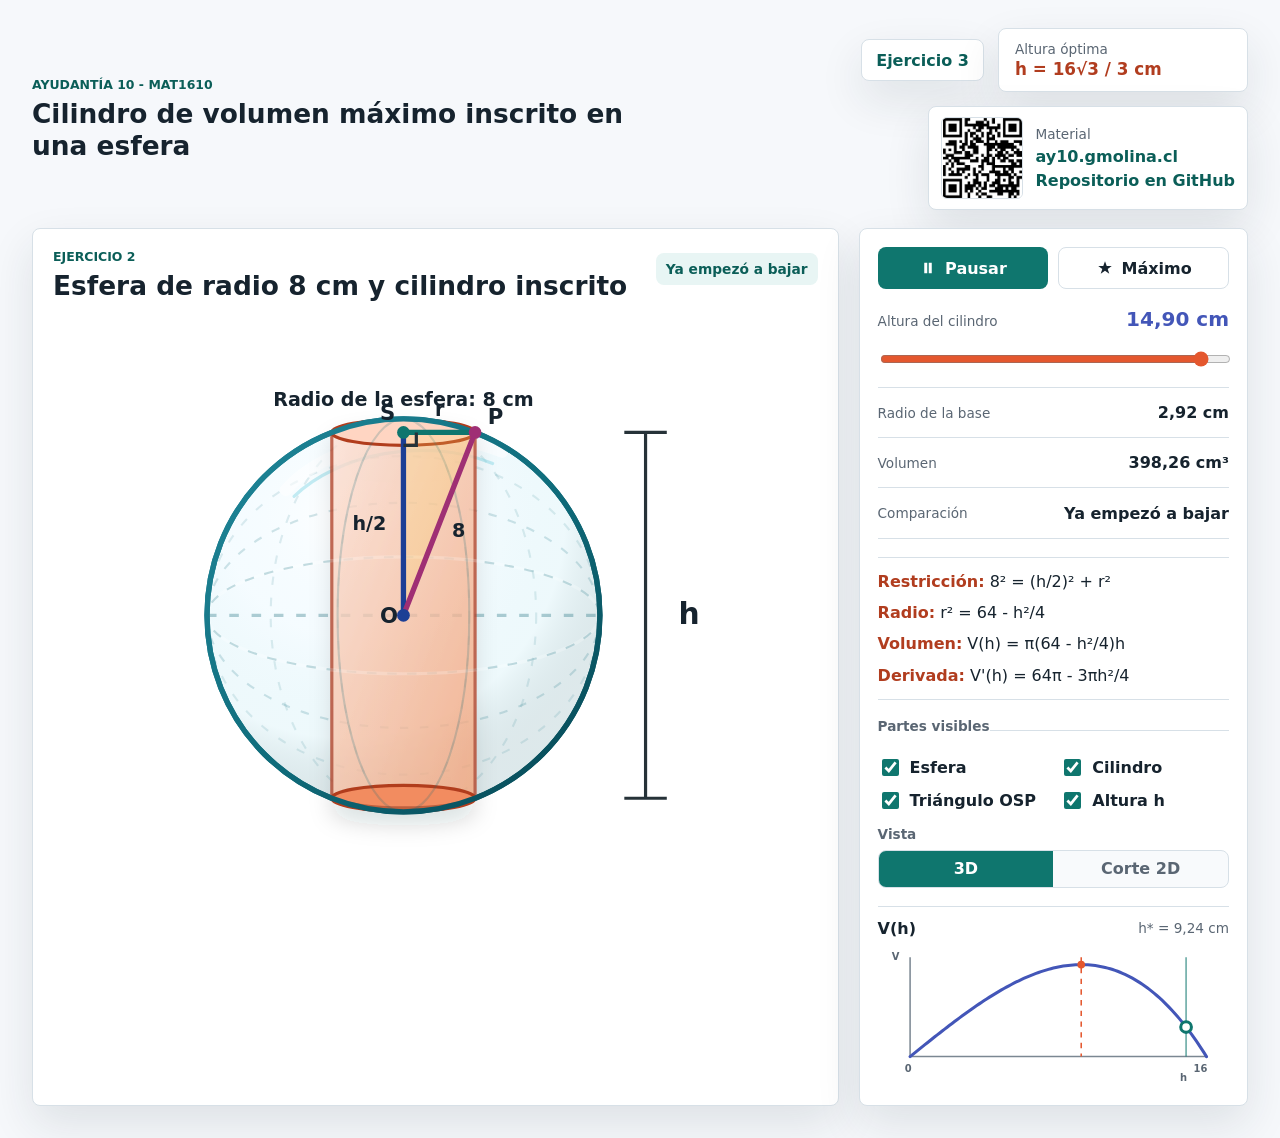
<file: index.html>
<!doctype html>
<html lang="es">
  <head>
    <meta charset="utf-8">
    <meta name="viewport" content="width=device-width, initial-scale=1">
    <title>Ejercicio 2 | Cilindro inscrito en esfera</title>
    <link rel="stylesheet" href="styles.css?v=20260512-fix1">
  </head>
  <body>
    <header class="topbar">
      <div>
        <p class="eyebrow">Ayudant&iacute;a 10 - MAT1610</p>
        <h1>Cilindro de volumen m&aacute;ximo inscrito en una esfera</h1>
      </div>
      <div class="topbar-actions">
        <a class="nav-link" href="ejercicio3.html">Ejercicio 3</a>
        <div class="answer-pill">
          <span>Altura &oacute;ptima</span>
          <strong>h = 16&radic;3 / 3 cm</strong>
        </div>
      </div>
    </header>

    <main class="layout">
      <section class="surface stage" aria-labelledby="diagram-title">
        <div class="section-head">
          <div>
            <p class="eyebrow">Ejercicio 2</p>
            <h2 id="diagram-title">Esfera de radio 8 cm y cilindro inscrito</h2>
          </div>
          <p id="motion-state" class="state-label">Explorando alturas</p>
        </div>

        <svg id="diagram" viewBox="0 0 720 560" role="img" aria-label="Diagrama animado de un cilindro inscrito en una esfera de radio 8 centimetros">
          <defs>
            <radialGradient id="sphereFill" cx="35%" cy="25%" r="72%">
              <stop offset="0" stop-color="#ffffff" stop-opacity="0.92"></stop>
              <stop offset="0.42" stop-color="#e9f8ff" stop-opacity="0.46"></stop>
              <stop offset="0.78" stop-color="#bde8f2" stop-opacity="0.26"></stop>
              <stop offset="1" stop-color="#0f6070" stop-opacity="0.14"></stop>
            </radialGradient>
            <linearGradient id="sphereRim" x1="0" x2="1" y1="0" y2="1">
              <stop offset="0" stop-color="#21889b"></stop>
              <stop offset="0.52" stop-color="#0f6c7b"></stop>
              <stop offset="1" stop-color="#064653"></stop>
            </linearGradient>
            <clipPath id="sphereClip">
              <circle cx="330" cy="280" r="185"></circle>
            </clipPath>
            <linearGradient id="cylinderFill" x1="0" x2="1" y1="0" y2="1">
              <stop offset="0" stop-color="#ffe1d4"></stop>
              <stop offset="1" stop-color="#f5a377"></stop>
            </linearGradient>
            <filter id="softShadow" x="-20%" y="-20%" width="140%" height="140%">
              <feDropShadow dx="0" dy="12" stdDeviation="10" flood-color="#123" flood-opacity="0.14"></feDropShadow>
            </filter>
          </defs>

          <g class="part-sphere">
            <circle id="sphere" cx="330" cy="280" r="185" fill="url(#sphereFill)" stroke="url(#sphereRim)" stroke-width="5"></circle>
            <g class="sphere-3d-detail" clip-path="url(#sphereClip)">
              <ellipse cx="330" cy="280" rx="185" ry="55" fill="none" stroke="#0f6c7b" stroke-width="2" stroke-dasharray="9 10" opacity="0.3"></ellipse>
              <ellipse cx="330" cy="280" rx="185" ry="106" fill="none" stroke="#0f6c7b" stroke-width="2" stroke-dasharray="8 11" opacity="0.18"></ellipse>
              <ellipse cx="330" cy="280" rx="185" ry="150" fill="none" stroke="#0f6c7b" stroke-width="2" stroke-dasharray="8 12" opacity="0.12"></ellipse>
              <ellipse cx="330" cy="280" rx="62" ry="185" fill="none" stroke="#0f6c7b" stroke-width="2" stroke-dasharray="8 12" opacity="0.18"></ellipse>
              <ellipse cx="330" cy="280" rx="125" ry="185" fill="none" stroke="#0f6c7b" stroke-width="2" stroke-dasharray="8 12" opacity="0.12"></ellipse>
              <path d="M219 162 C260 116 353 98 423 126" fill="none" stroke="#ffffff" stroke-width="11" stroke-linecap="round" opacity="0.58"></path>
              <path d="M227 168 C268 128 351 111 414 137" fill="none" stroke="#87d7e5" stroke-width="3" stroke-linecap="round" opacity="0.48"></path>
            </g>
            <line id="equator" class="sphere-3d-detail" x1="145" y1="280" x2="515" y2="280" stroke="#176b7a" stroke-width="3" stroke-dasharray="9 12" opacity="0.32"></line>
            <text x="330" y="83" class="svg-title">Radio de la esfera: 8 cm</text>
          </g>

          <g class="part-cylinder" filter="url(#softShadow)">
            <rect id="cylinder-wall" x="235" y="180" width="190" height="200" rx="4" fill="url(#cylinderFill)" opacity="0.76" stroke="#b13d1f" stroke-width="3"></rect>
            <ellipse id="cylinder-top" cx="330" cy="180" rx="95" ry="24" fill="#ffd5c2" stroke="#b13d1f" stroke-width="3"></ellipse>
            <ellipse id="cylinder-bottom" cx="330" cy="380" rx="95" ry="24" fill="#f28c61" stroke="#b13d1f" stroke-width="3"></ellipse>
            <path id="cylinder-front" d="" fill="none" stroke="#7e2b16" stroke-width="3" opacity="0.45"></path>
          </g>

          <g class="part-sphere-front" pointer-events="none">
            <g class="sphere-3d-detail" clip-path="url(#sphereClip)">
              <path d="M145 280 A185 185 0 0 1 515 280" fill="none" stroke="#0f6c7b" stroke-width="3" opacity="0.36"></path>
              <path d="M165 196 A185 185 0 0 1 495 196" fill="none" stroke="#ffffff" stroke-width="4" stroke-linecap="round" opacity="0.38"></path>
              <ellipse cx="330" cy="280" rx="185" ry="55" fill="none" stroke="#ffffff" stroke-width="3" opacity="0.22"></ellipse>
              <ellipse cx="330" cy="280" rx="62" ry="185" fill="none" stroke="#0f6c7b" stroke-width="2" opacity="0.2"></ellipse>
            </g>
            <circle cx="330" cy="280" r="185" fill="none" stroke="url(#sphereRim)" stroke-width="5"></circle>
          </g>

          <g class="part-triangle">
            <polygon id="right-triangle-fill" points="" fill="#f8d25c" opacity="0.22"></polygon>
            <line id="line-os" x1="330" y1="280" x2="330" y2="180" stroke="#1c3f95" stroke-width="5" stroke-linecap="round"></line>
            <line id="line-sp" x1="330" y1="180" x2="425" y2="180" stroke="#0f766e" stroke-width="5" stroke-linecap="round"></line>
            <line id="line-op" x1="330" y1="280" x2="425" y2="180" stroke="#9f2f74" stroke-width="5" stroke-linecap="round"></line>
            <path id="right-angle" d="" fill="none" stroke="#263238" stroke-width="3"></path>
            <circle id="point-o" cx="330" cy="280" r="6" fill="#1c3f95"></circle>
            <circle id="point-s" cx="330" cy="180" r="6" fill="#0f766e"></circle>
            <circle id="point-p" cx="425" cy="180" r="6" fill="#9f2f74"></circle>
            <text id="label-o" class="point-label" x="309" y="286">O</text>
            <text id="label-s" class="point-label" x="309" y="170">S</text>
            <text id="label-p" class="point-label" x="437" y="174">P</text>
            <text id="label-h2" class="measure-label" x="286" y="232">h/2</text>
            <text id="label-r" class="measure-label" x="370" y="165">r</text>
            <text id="label-radius" class="measure-label radius-label" x="378" y="245">8</text>
          </g>

          <g class="part-height">
            <line id="height-guide" x1="558" y1="180" x2="558" y2="380" stroke="#263238" stroke-width="3"></line>
            <line id="height-top-tick" x1="538" y1="180" x2="578" y2="180" stroke="#263238" stroke-width="3"></line>
            <line id="height-bottom-tick" x1="538" y1="380" x2="578" y2="380" stroke="#263238" stroke-width="3"></line>
            <text id="label-height" x="590" y="286" class="height-label">h</text>
          </g>
        </svg>
      </section>

      <aside class="surface controls" aria-label="Controles de la animacion">
        <div class="control-row">
          <button id="play-toggle" class="primary-button" type="button" aria-pressed="true">
            <svg class="icon play-icon" viewBox="0 0 24 24" aria-hidden="true">
              <path d="M8 5v14l11-7z"></path>
            </svg>
            <svg class="icon pause-icon" viewBox="0 0 24 24" aria-hidden="true">
              <path d="M7 5h4v14H7zM13 5h4v14h-4z"></path>
            </svg>
            <span id="play-label">Pausar</span>
          </button>
          <button id="max-button" class="ghost-button" type="button">
            <svg class="icon" viewBox="0 0 24 24" aria-hidden="true">
              <path d="M12 3l2.3 6.3H21l-5.4 3.9 2.1 6.5L12 15.6 6.3 19.7l2.1-6.5L3 9.3h6.7z"></path>
            </svg>
            M&aacute;ximo
          </button>
        </div>

        <label class="slider-block" for="height-slider">
          <span>Altura del cilindro</span>
          <strong id="height-value">9.24 cm</strong>
        </label>
        <input id="height-slider" type="range" min="0.2" max="15.95" step="0.01" value="9.24" aria-label="Altura del cilindro">

        <div class="metric-list" aria-live="polite">
          <div>
            <span>Radio de la base</span>
            <strong id="radius-value">6.53 cm</strong>
          </div>
          <div>
            <span>Volumen</span>
            <strong id="volume-value">1238.23 cm&sup3;</strong>
          </div>
          <div>
            <span>Comparaci&oacute;n</span>
            <strong id="comparison-value">Volumen m&aacute;ximo</strong>
          </div>
        </div>

        <div class="formula-panel">
          <p><strong>Restricci&oacute;n:</strong> 8&sup2; = (h/2)&sup2; + r&sup2;</p>
          <p><strong>Radio:</strong> r&sup2; = 64 - h&sup2;/4</p>
          <p><strong>Volumen:</strong> V(h) = &pi;(64 - h&sup2;/4)h</p>
          <p><strong>Derivada:</strong> V'(h) = 64&pi; - 3&pi;h&sup2;/4</p>
        </div>

        <fieldset class="part-toggles">
          <legend>Partes visibles</legend>
          <label><input type="checkbox" data-part="sphere" checked> Esfera</label>
          <label><input type="checkbox" data-part="cylinder" checked> Cilindro</label>
          <label><input type="checkbox" data-part="triangle" checked> Tri&aacute;ngulo OSP</label>
          <label><input type="checkbox" data-part="height" checked> Altura h</label>
          <div class="view-mode" aria-label="Modo de visualizacion">
            <span>Vista</span>
            <div class="segmented-control">
              <button id="view-3d" class="segment-button active" type="button" aria-pressed="true">3D</button>
              <button id="view-2d" class="segment-button" type="button" aria-pressed="false">Corte 2D</button>
            </div>
          </div>
        </fieldset>

        <div class="chart-wrap" aria-labelledby="chart-title">
          <div class="section-head compact">
            <h2 id="chart-title">V(h)</h2>
            <span id="max-value">h* = 9.24 cm</span>
          </div>
          <svg id="volume-chart" viewBox="0 0 460 190" role="img" aria-label="Grafico del volumen del cilindro segun su altura">
            <line x1="42" y1="150" x2="430" y2="150" class="axis"></line>
            <line x1="42" y1="20" x2="42" y2="150" class="axis"></line>
            <path id="volume-path" d="" class="volume-path"></path>
            <line id="opt-line" x1="0" y1="20" x2="0" y2="150" class="opt-line"></line>
            <line id="current-line" x1="0" y1="20" x2="0" y2="150" class="current-line"></line>
            <circle id="opt-dot" cx="0" cy="0" r="5" class="opt-dot"></circle>
            <circle id="current-dot" cx="0" cy="0" r="7" class="current-dot"></circle>
            <text x="35" y="170" class="chart-label">0</text>
            <text x="413" y="170" class="chart-label">16</text>
            <text x="18" y="24" class="chart-label">V</text>
            <text id="chart-h-label" x="0" y="182" class="chart-label">h</text>
          </svg>
        </div>

        <div class="resource-panel" aria-label="Recursos">
          <a class="qr-link" href="https://ay10.gmolina.cl" target="_blank" rel="noopener" aria-label="Abrir ay10.gmolina.cl">
            <img class="qr-code" src="qr.png?v=20260512-fix1" alt="QR a ay10.gmolina.cl">
          </a>
          <div class="resource-links">
            <span>Material</span>
            <a href="https://ay10.gmolina.cl" target="_blank" rel="noopener">ay10.gmolina.cl</a>
            <a href="https://github.com/gonzalomolinah/ayudantia-10" target="_blank" rel="noopener">Repositorio en GitHub</a>
          </div>
        </div>
      </aside>
    </main>

    <script src="script.js?v=20260512-fix1"></script>
  </body>
</html>
</file>
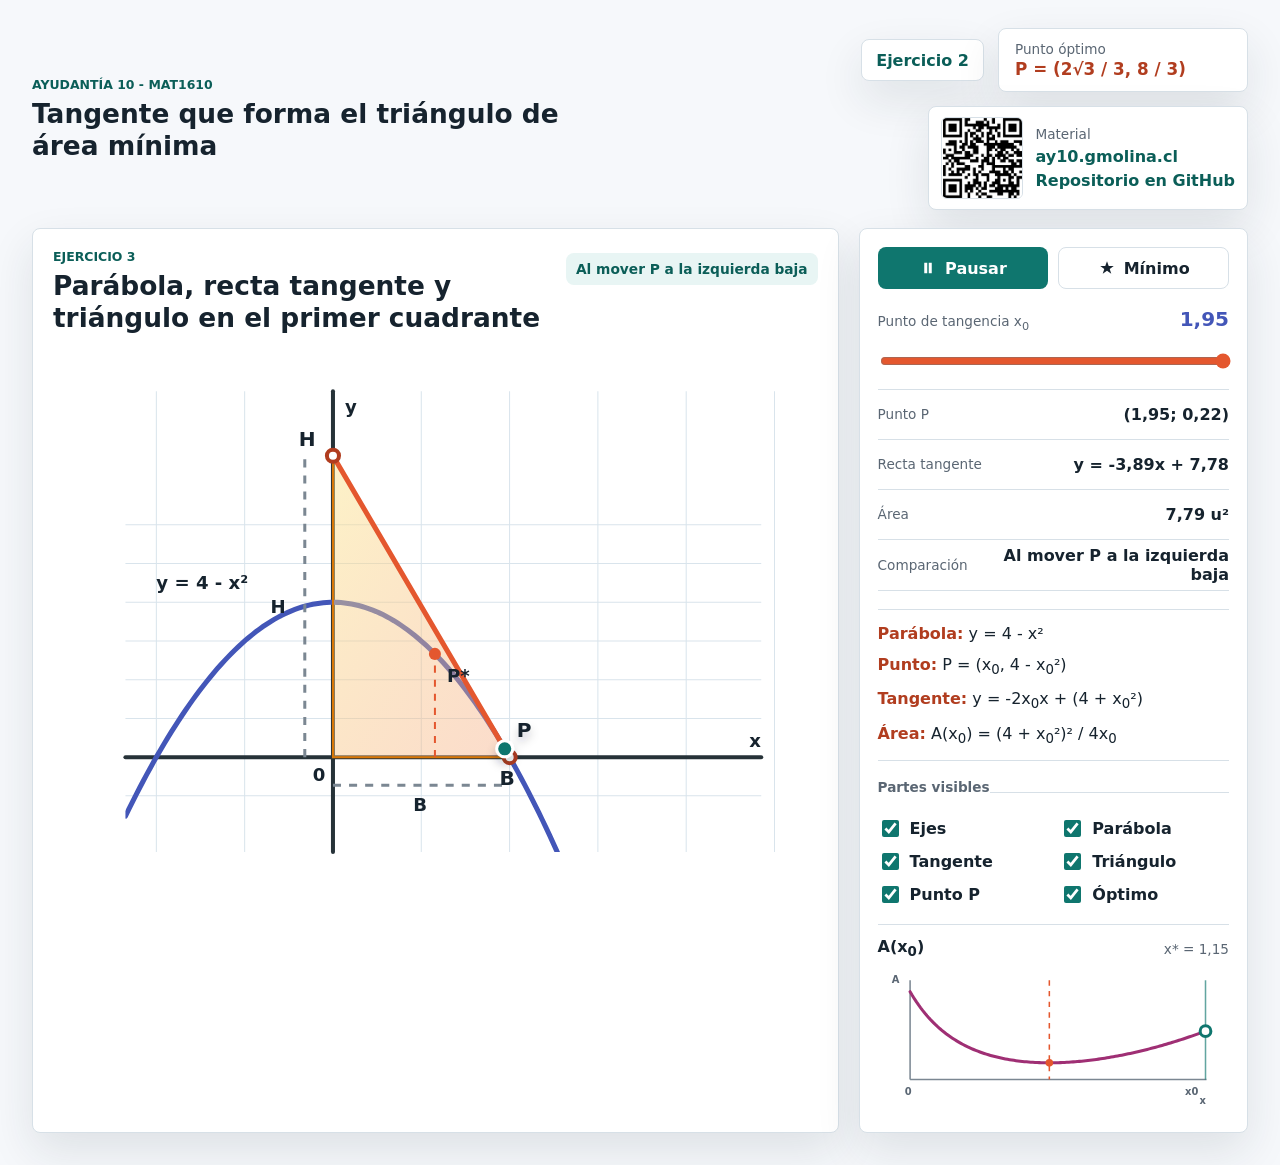
<file: ejercicio3.html>
<!doctype html>
<html lang="es">
  <head>
    <meta charset="utf-8">
    <meta name="viewport" content="width=device-width, initial-scale=1">
    <title>Ejercicio 3 | Tangente de area minima</title>
    <link rel="stylesheet" href="styles.css?v=20260512-fix1">
  </head>
  <body>
    <header class="topbar">
      <div>
        <p class="eyebrow">Ayudant&iacute;a 10 - MAT1610</p>
        <h1>Tangente que forma el tri&aacute;ngulo de &aacute;rea m&iacute;nima</h1>
      </div>
      <div class="topbar-actions">
        <a class="nav-link" href="index.html">Ejercicio 2</a>
        <div class="answer-pill">
          <span>Punto &oacute;ptimo</span>
          <strong>P = (2&radic;3 / 3, 8 / 3)</strong>
        </div>
        <div class="resource-panel" aria-label="Recursos">
          <a class="qr-link" href="https://ay10.gmolina.cl" target="_blank" rel="noopener" aria-label="Abrir ay10.gmolina.cl">
            <img class="qr-code" src="qr.png?v=20260512-fix1" alt="QR a ay10.gmolina.cl">
          </a>
          <div class="resource-links">
            <span>Material</span>
            <a href="https://ay10.gmolina.cl" target="_blank" rel="noopener">ay10.gmolina.cl</a>
            <a href="https://github.com/gonzalomolinah/ayudantia-10" target="_blank" rel="noopener">Repositorio en GitHub</a>
          </div>
        </div>
      </div>
    </header>

    <main class="layout">
      <section class="surface stage" aria-labelledby="diagram-title">
        <div class="section-head">
          <div>
            <p class="eyebrow">Ejercicio 3</p>
            <h2 id="diagram-title">Par&aacute;bola, recta tangente y tri&aacute;ngulo en el primer cuadrante</h2>
          </div>
          <p id="motion-state" class="state-label">Explorando tangentes</p>
        </div>

        <svg id="exercise3-diagram" class="math-diagram" viewBox="0 0 760 560" role="img" aria-label="Diagrama animado de la parabola y tangentes que forman triangulos con los ejes">
          <defs>
            <linearGradient id="triangleFill3" x1="0" x2="1" y1="0" y2="1">
              <stop offset="0" stop-color="#fbe58f" stop-opacity="0.5"></stop>
              <stop offset="1" stop-color="#f5a377" stop-opacity="0.38"></stop>
            </linearGradient>
            <filter id="pointShadow3" x="-40%" y="-40%" width="180%" height="180%">
              <feDropShadow dx="0" dy="6" stdDeviation="5" flood-color="#123" flood-opacity="0.22"></feDropShadow>
            </filter>
            <clipPath id="plotClip3">
              <rect x="72" y="42" width="632" height="458"></rect>
            </clipPath>
          </defs>

          <g class="part-grid">
            <path id="grid-lines" d="" class="grid-lines" fill="none" stroke="#d9e4ec" stroke-width="1"></path>
          </g>

          <g class="part-axes">
            <line id="axis-x" class="axis-line" x1="0" y1="0" x2="0" y2="0" stroke="#263238" stroke-width="4" stroke-linecap="round"></line>
            <line id="axis-y" class="axis-line" x1="0" y1="0" x2="0" y2="0" stroke="#263238" stroke-width="4" stroke-linecap="round"></line>
            <text id="axis-x-label" class="axis-label" x="0" y="0">x</text>
            <text id="axis-y-label" class="axis-label" x="0" y="0">y</text>
            <text id="origin-label" class="axis-label" x="0" y="0">0</text>
          </g>

          <g class="part-parabola">
            <path id="parabola-path" class="parabola-path" d="" fill="none" stroke="#4356b8" stroke-width="5" stroke-linecap="round" clip-path="url(#plotClip3)"></path>
            <text id="parabola-label" class="curve-label" x="0" y="0">y = 4 - x&sup2;</text>
          </g>

          <g class="part-triangle">
            <polygon id="area-triangle" points="" fill="url(#triangleFill3)" stroke="#d97706" stroke-width="2"></polygon>
            <line id="base-guide" class="measure-line" x1="0" y1="0" x2="0" y2="0" stroke="#7b8792" stroke-width="3" stroke-dasharray="8 8"></line>
            <line id="height-guide-3" class="measure-line" x1="0" y1="0" x2="0" y2="0" stroke="#7b8792" stroke-width="3" stroke-dasharray="8 8"></line>
            <text id="base-label" class="measure-label" x="0" y="0">B</text>
            <text id="height-label-3" class="measure-label" x="0" y="0">H</text>
          </g>

          <g class="part-tangent">
            <line id="tangent-line" class="tangent-line" x1="0" y1="0" x2="0" y2="0" stroke="#e4572e" stroke-width="5" stroke-linecap="round"></line>
            <circle id="x-intercept-dot" class="intercept-dot" cx="0" cy="0" r="6" fill="#fff" stroke="#b13d1f" stroke-width="4"></circle>
            <circle id="y-intercept-dot" class="intercept-dot" cx="0" cy="0" r="6" fill="#fff" stroke="#b13d1f" stroke-width="4"></circle>
            <text id="x-intercept-label" class="point-label" x="0" y="0">B</text>
            <text id="y-intercept-label" class="point-label" x="0" y="0">H</text>
          </g>

          <g class="part-point" filter="url(#pointShadow3)">
            <circle id="tangent-point" class="current-dot" cx="0" cy="0" r="8" fill="#0f766e" stroke="#fff" stroke-width="3"></circle>
            <text id="point-label-3" class="point-label" x="0" y="0">P</text>
          </g>

          <g class="part-optimum">
            <line id="optimum-guide" class="opt-line" x1="0" y1="0" x2="0" y2="0" stroke="#e4572e" stroke-width="2" stroke-dasharray="7 7"></line>
            <circle id="optimum-point" class="opt-dot" cx="0" cy="0" r="6" fill="#e4572e"></circle>
            <text id="optimum-label" class="curve-label" x="0" y="0">P*</text>
          </g>
        </svg>
      </section>

      <aside class="surface controls" aria-label="Controles de la animacion del ejercicio 3">
        <div class="control-row">
          <button id="play-toggle-3" class="primary-button" type="button" aria-pressed="true">
            <svg class="icon play-icon" viewBox="0 0 24 24" aria-hidden="true">
              <path d="M8 5v14l11-7z"></path>
            </svg>
            <svg class="icon pause-icon" viewBox="0 0 24 24" aria-hidden="true">
              <path d="M7 5h4v14H7zM13 5h4v14h-4z"></path>
            </svg>
            <span id="play-label-3">Pausar</span>
          </button>
          <button id="min-button" class="ghost-button" type="button">
            <svg class="icon" viewBox="0 0 24 24" aria-hidden="true">
              <path d="M12 3l2.3 6.3H21l-5.4 3.9 2.1 6.5L12 15.6 6.3 19.7l2.1-6.5L3 9.3h6.7z"></path>
            </svg>
            M&iacute;nimo
          </button>
        </div>

        <label class="slider-block" for="x-slider">
          <span>Punto de tangencia x<sub>0</sub></span>
          <strong id="x-value">1,15</strong>
        </label>
        <input id="x-slider" type="range" min="0.45" max="1.95" step="0.01" value="1.15" aria-label="Punto de tangencia x cero">

        <div class="metric-list" aria-live="polite">
          <div>
            <span>Punto P</span>
            <strong id="point-value">(1,15; 2,67)</strong>
          </div>
          <div>
            <span>Recta tangente</span>
            <strong id="line-value">y = -2,31x + 5,33</strong>
          </div>
          <div>
            <span>&Aacute;rea</span>
            <strong id="area-value">6,16 u&sup2;</strong>
          </div>
          <div>
            <span>Comparaci&oacute;n</span>
            <strong id="comparison-value-3">&Aacute;rea m&iacute;nima</strong>
          </div>
        </div>

        <div class="formula-panel">
          <p><strong>Par&aacute;bola:</strong> y = 4 - x&sup2;</p>
          <p><strong>Punto:</strong> P = (x<sub>0</sub>, 4 - x<sub>0</sub>&sup2;)</p>
          <p><strong>Tangente:</strong> y = -2x<sub>0</sub>x + (4 + x<sub>0</sub>&sup2;)</p>
          <p><strong>&Aacute;rea:</strong> A(x<sub>0</sub>) = (4 + x<sub>0</sub>&sup2;)&sup2; / 4x<sub>0</sub></p>
        </div>

        <fieldset class="part-toggles">
          <legend>Partes visibles</legend>
          <label><input type="checkbox" data-part="axes" checked> Ejes</label>
          <label><input type="checkbox" data-part="parabola" checked> Par&aacute;bola</label>
          <label><input type="checkbox" data-part="tangent" checked> Tangente</label>
          <label><input type="checkbox" data-part="triangle" checked> Tri&aacute;ngulo</label>
          <label><input type="checkbox" data-part="point" checked> Punto P</label>
          <label><input type="checkbox" data-part="optimum" checked> &Oacute;ptimo</label>
        </fieldset>

        <div class="chart-wrap" aria-labelledby="area-chart-title">
          <div class="section-head compact">
            <h2 id="area-chart-title">A(x<sub>0</sub>)</h2>
            <span id="min-value">x* = 1,15</span>
          </div>
          <svg id="area-chart" viewBox="0 0 460 190" role="img" aria-label="Grafico del area del triangulo segun el punto de tangencia">
            <line x1="42" y1="150" x2="430" y2="150" class="axis"></line>
            <line x1="42" y1="20" x2="42" y2="150" class="axis"></line>
            <path id="area-path" d="" class="area-path" fill="none" stroke="#9f2f74" stroke-width="4" stroke-linecap="round"></path>
            <line id="area-opt-line" x1="0" y1="20" x2="0" y2="150" class="opt-line" stroke="#e4572e" stroke-width="2" stroke-dasharray="7 7"></line>
            <line id="area-current-line" x1="0" y1="20" x2="0" y2="150" class="current-line" stroke="#0f766e" stroke-width="2" opacity="0.65"></line>
            <circle id="area-opt-dot" cx="0" cy="0" r="5" class="opt-dot" fill="#e4572e"></circle>
            <circle id="area-current-dot" cx="0" cy="0" r="7" class="current-dot" fill="#fff" stroke="#0f766e" stroke-width="4"></circle>
            <text x="35" y="170" class="chart-label">0</text>
            <text x="402" y="170" class="chart-label">x0</text>
            <text x="18" y="24" class="chart-label">A</text>
            <text id="chart-x-label" x="0" y="182" class="chart-label">x</text>
          </svg>
        </div>
      </aside>
    </main>

    <script src="ejercicio3.js?v=20260512-fix1"></script>
  </body>
</html>
</file>
<file: styles.css>
:root {
  --bg: #f6f8fb;
  --ink: #16232e;
  --muted: #5a6673;
  --line: #d7e0e7;
  --panel: #ffffff;
  --teal: #0f766e;
  --teal-dark: #0b5e58;
  --orange: #e4572e;
  --orange-dark: #b13d1f;
  --indigo: #4356b8;
  --magenta: #9f2f74;
  --yellow: #f8d25c;
  --shadow: 0 18px 45px rgba(25, 42, 58, 0.11);
}

* {
  box-sizing: border-box;
}

html {
  min-height: 100%;
}

body {
  min-height: 100%;
  margin: 0;
  background: var(--bg);
  color: var(--ink);
  font-family: Inter, ui-sans-serif, system-ui, -apple-system, BlinkMacSystemFont, "Segoe UI", sans-serif;
  letter-spacing: 0;
}

button,
input {
  font: inherit;
}

.topbar {
  display: flex;
  align-items: center;
  justify-content: space-between;
  gap: 24px;
  padding: 28px 32px 18px;
}

.topbar-actions {
  display: flex;
  align-items: center;
  justify-content: flex-end;
  gap: 14px;
  flex-wrap: wrap;
}

.nav-link {
  display: inline-flex;
  align-items: center;
  justify-content: center;
  min-height: 42px;
  padding: 0 14px;
  border: 1px solid var(--line);
  border-radius: 8px;
  background: #fff;
  color: var(--teal-dark);
  font-weight: 800;
  text-decoration: none;
  box-shadow: var(--shadow);
}

.nav-link:hover {
  border-color: #aab8c4;
  background: #f8fafc;
}

.topbar h1,
.section-head h2 {
  margin: 0;
  font-size: 1.65rem;
  line-height: 1.2;
  letter-spacing: 0;
}

.eyebrow {
  margin: 0 0 6px;
  color: var(--teal-dark);
  font-size: 0.78rem;
  font-weight: 800;
  letter-spacing: 0;
  text-transform: uppercase;
}

.answer-pill {
  display: grid;
  gap: 2px;
  min-width: 250px;
  padding: 12px 16px;
  border: 1px solid var(--line);
  border-radius: 8px;
  background: #fff;
  box-shadow: var(--shadow);
}

.answer-pill span,
.metric-list span,
.slider-block span,
.chart-wrap span,
.resource-links span {
  color: var(--muted);
  font-size: 0.85rem;
}

.answer-pill strong {
  color: var(--orange-dark);
  font-size: 1.05rem;
}

.layout {
  display: grid;
  grid-template-columns: minmax(0, 1.45fr) minmax(330px, 0.7fr);
  gap: 20px;
  padding: 0 32px 32px;
}

.surface {
  border: 1px solid var(--line);
  border-radius: 8px;
  background: var(--panel);
  box-shadow: var(--shadow);
}

.stage {
  min-width: 0;
  padding: 20px;
}

.section-head {
  display: flex;
  align-items: flex-start;
  justify-content: space-between;
  gap: 18px;
  margin-bottom: 16px;
}

.section-head.compact {
  align-items: center;
  margin-bottom: 4px;
}

.section-head.compact h2 {
  font-size: 1rem;
}

.state-label {
  margin: 4px 0 0;
  padding: 8px 10px;
  border-radius: 8px;
  background: #e8f5f4;
  color: var(--teal-dark);
  font-size: 0.86rem;
  font-weight: 800;
  white-space: nowrap;
}

#diagram {
  display: block;
  width: 100%;
  max-height: 720px;
  min-height: 430px;
}

.math-diagram {
  display: block;
  width: 100%;
  max-height: 720px;
  min-height: 430px;
}

.svg-title,
.point-label,
.measure-label,
.height-label,
.chart-label {
  fill: var(--ink);
  font-family: Inter, ui-sans-serif, system-ui, sans-serif;
  font-weight: 800;
  letter-spacing: 0;
}

.svg-title {
  font-size: 18px;
  text-anchor: middle;
}

.point-label {
  font-size: 20px;
}

.measure-label {
  font-size: 18px;
}

.height-label {
  font-size: 28px;
}

.part-sphere,
.part-sphere-front,
.part-cylinder,
.part-triangle,
.part-height,
.part-axes,
.part-parabola,
.part-tangent,
.part-point,
.part-optimum,
.part-grid {
  transition: opacity 160ms ease;
}

body.hide-sphere .part-sphere,
body.hide-sphere .part-sphere-front,
body.hide-cylinder .part-cylinder,
body.hide-triangle .part-triangle,
body.hide-height .part-height,
body.hide-axes .part-axes,
body.hide-axes .part-grid,
body.hide-parabola .part-parabola,
body.hide-tangent .part-tangent,
body.hide-point .part-point,
body.hide-optimum .part-optimum {
  opacity: 0.12;
}

.grid-lines {
  fill: none;
  stroke: #d9e4ec;
  stroke-width: 1;
}

.axis-line {
  stroke: #263238;
  stroke-width: 4;
  stroke-linecap: round;
}

.axis-label,
.curve-label {
  fill: var(--ink);
  font-family: Inter, ui-sans-serif, system-ui, sans-serif;
  font-size: 18px;
  font-weight: 800;
}

.parabola-path {
  fill: none;
  stroke: var(--indigo);
  stroke-width: 5;
  stroke-linecap: round;
}

.tangent-line {
  stroke: var(--orange);
  stroke-width: 5;
  stroke-linecap: round;
}

.measure-line {
  stroke: #7b8792;
  stroke-width: 3;
  stroke-dasharray: 8 8;
}

.intercept-dot {
  fill: #fff;
  stroke: var(--orange-dark);
  stroke-width: 4;
}

#tangent-point {
  fill: var(--teal);
  stroke: #fff;
  stroke-width: 3;
}

.controls {
  display: flex;
  flex-direction: column;
  gap: 18px;
  padding: 18px;
}

.control-row {
  display: grid;
  grid-template-columns: 1fr 1fr;
  gap: 10px;
}

button {
  display: inline-flex;
  align-items: center;
  justify-content: center;
  gap: 8px;
  min-height: 42px;
  border: 1px solid transparent;
  border-radius: 8px;
  cursor: pointer;
  font-weight: 800;
  letter-spacing: 0;
}

button:focus-visible,
input:focus-visible {
  outline: 3px solid rgba(67, 86, 184, 0.28);
  outline-offset: 2px;
}

.primary-button {
  background: var(--teal);
  color: #fff;
}

.primary-button:hover {
  background: var(--teal-dark);
}

.ghost-button {
  border-color: var(--line);
  background: #fff;
  color: var(--ink);
}

.ghost-button:hover {
  border-color: #aab8c4;
  background: #f8fafc;
}

.icon {
  width: 18px;
  height: 18px;
  fill: currentColor;
  flex: 0 0 auto;
}

.play-icon {
  display: none;
}

.primary-button[aria-pressed="false"] .play-icon {
  display: block;
}

.primary-button[aria-pressed="false"] .pause-icon {
  display: none;
}

.slider-block {
  display: flex;
  align-items: baseline;
  justify-content: space-between;
  gap: 14px;
}

.slider-block strong {
  color: var(--indigo);
  font-size: 1.25rem;
  white-space: nowrap;
}

input[type="range"] {
  width: 100%;
  accent-color: var(--orange);
  cursor: pointer;
}

.metric-list {
  display: grid;
  gap: 0;
  border-top: 1px solid var(--line);
  border-bottom: 1px solid var(--line);
}

.metric-list div {
  display: flex;
  align-items: center;
  justify-content: space-between;
  gap: 16px;
  min-height: 50px;
  border-bottom: 1px solid var(--line);
}

.metric-list div:last-child {
  border-bottom: 0;
}

.metric-list strong {
  text-align: right;
}

.formula-panel {
  display: grid;
  gap: 8px;
  padding: 12px 0;
  border-top: 1px solid var(--line);
  border-bottom: 1px solid var(--line);
}

.formula-panel p {
  margin: 0;
  line-height: 1.45;
}

.formula-panel strong {
  color: var(--orange-dark);
}

.part-toggles {
  display: grid;
  grid-template-columns: 1fr 1fr;
  gap: 10px 14px;
  margin: 0;
  padding: 12px 0 0;
  border: 0;
  border-top: 1px solid var(--line);
}

.part-toggles legend {
  padding: 0 0 10px;
  color: var(--muted);
  font-size: 0.85rem;
  font-weight: 800;
}

.part-toggles label {
  display: flex;
  align-items: center;
  gap: 8px;
  color: var(--ink);
  font-weight: 700;
}

.part-toggles input {
  width: 17px;
  height: 17px;
  accent-color: var(--teal);
}

.view-mode {
  display: grid;
  grid-column: 1 / -1;
  gap: 8px;
  padding-top: 4px;
}

.view-mode span {
  color: var(--muted);
  font-size: 0.85rem;
  font-weight: 800;
}

.segmented-control {
  display: grid;
  grid-template-columns: 1fr 1fr;
  overflow: hidden;
  border: 1px solid var(--line);
  border-radius: 8px;
  background: #f8fafc;
}

.segment-button {
  min-height: 36px;
  border: 0;
  border-radius: 0;
  background: transparent;
  color: var(--muted);
}

.segment-button.active {
  background: var(--teal);
  color: #fff;
}

body.sphere-2d #sphere {
  fill: #f7fdff;
  stroke: #176b7a;
  stroke-width: 5;
}

body.sphere-2d .sphere-3d-detail,
body.sphere-2d .part-sphere-front {
  opacity: 0;
}

body.cylinder-2d #cylinder-wall {
  fill: rgba(228, 87, 46, 0.2);
  stroke-width: 5;
  opacity: 0.86;
}

body.cylinder-2d #cylinder-top,
body.cylinder-2d #cylinder-bottom,
body.cylinder-2d #cylinder-front {
  opacity: 0;
}

.chart-wrap {
  padding-top: 12px;
  border-top: 1px solid var(--line);
}

.resource-panel {
  display: grid;
  grid-template-columns: 82px minmax(170px, 1fr);
  gap: 12px;
  align-items: center;
  padding: 10px 12px;
  border: 1px solid var(--line);
  border-radius: 8px;
  background: #fff;
  box-shadow: var(--shadow);
}

.qr-link {
  display: block;
  width: 82px;
  height: 82px;
}

.qr-code {
  display: block;
  width: 82px;
  height: 82px;
  border: 1px solid var(--line);
  border-radius: 6px;
  background: #fff;
  object-fit: contain;
}

.resource-links {
  display: grid;
  gap: 5px;
  min-width: 0;
}

.resource-links a {
  color: var(--teal-dark);
  font-weight: 800;
  overflow-wrap: anywhere;
  text-decoration: none;
}

.resource-links a:hover {
  text-decoration: underline;
}

#volume-chart {
  display: block;
  width: 100%;
  height: auto;
}

.axis {
  stroke: #7b8792;
  stroke-width: 2;
}

.volume-path {
  fill: none;
  stroke: var(--indigo);
  stroke-width: 4;
  stroke-linecap: round;
}

.area-path {
  fill: none;
  stroke: var(--magenta);
  stroke-width: 4;
  stroke-linecap: round;
}

.opt-line {
  stroke: var(--orange);
  stroke-width: 2;
  stroke-dasharray: 7 7;
}

.current-line {
  stroke: var(--teal);
  stroke-width: 2;
  opacity: 0.65;
}

.opt-dot {
  fill: var(--orange);
}

.current-dot {
  fill: #fff;
  stroke: var(--teal);
  stroke-width: 4;
}

.chart-label {
  fill: var(--muted);
  font-size: 13px;
}

@media (max-width: 980px) {
  .topbar {
    align-items: stretch;
    flex-direction: column;
    padding: 22px 18px 14px;
  }

  .topbar-actions {
    justify-content: flex-start;
  }

  .answer-pill {
    min-width: 0;
  }

  .layout {
    grid-template-columns: 1fr;
    padding: 0 18px 24px;
  }

  #diagram {
    min-height: 360px;
  }
}

@media (max-width: 560px) {
  .stage,
  .controls {
    padding: 14px;
  }

  .section-head,
  .slider-block {
    align-items: flex-start;
    flex-direction: column;
  }

  .state-label {
    white-space: normal;
  }

  .control-row,
  .part-toggles {
    grid-template-columns: 1fr;
  }

  .metric-list div {
    align-items: flex-start;
    flex-direction: column;
    justify-content: center;
    gap: 2px;
    padding: 10px 0;
  }

  .metric-list strong {
    text-align: left;
  }

  .resource-panel {
    grid-template-columns: 76px 1fr;
    width: 100%;
  }

  .qr-link,
  .qr-code {
    width: 76px;
    height: 76px;
  }
}

@media (prefers-reduced-motion: reduce) {
  *,
  *::before,
  *::after {
    scroll-behavior: auto !important;
    transition-duration: 0.01ms !important;
    animation-duration: 0.01ms !important;
    animation-iteration-count: 1 !important;
  }
}
</file>
